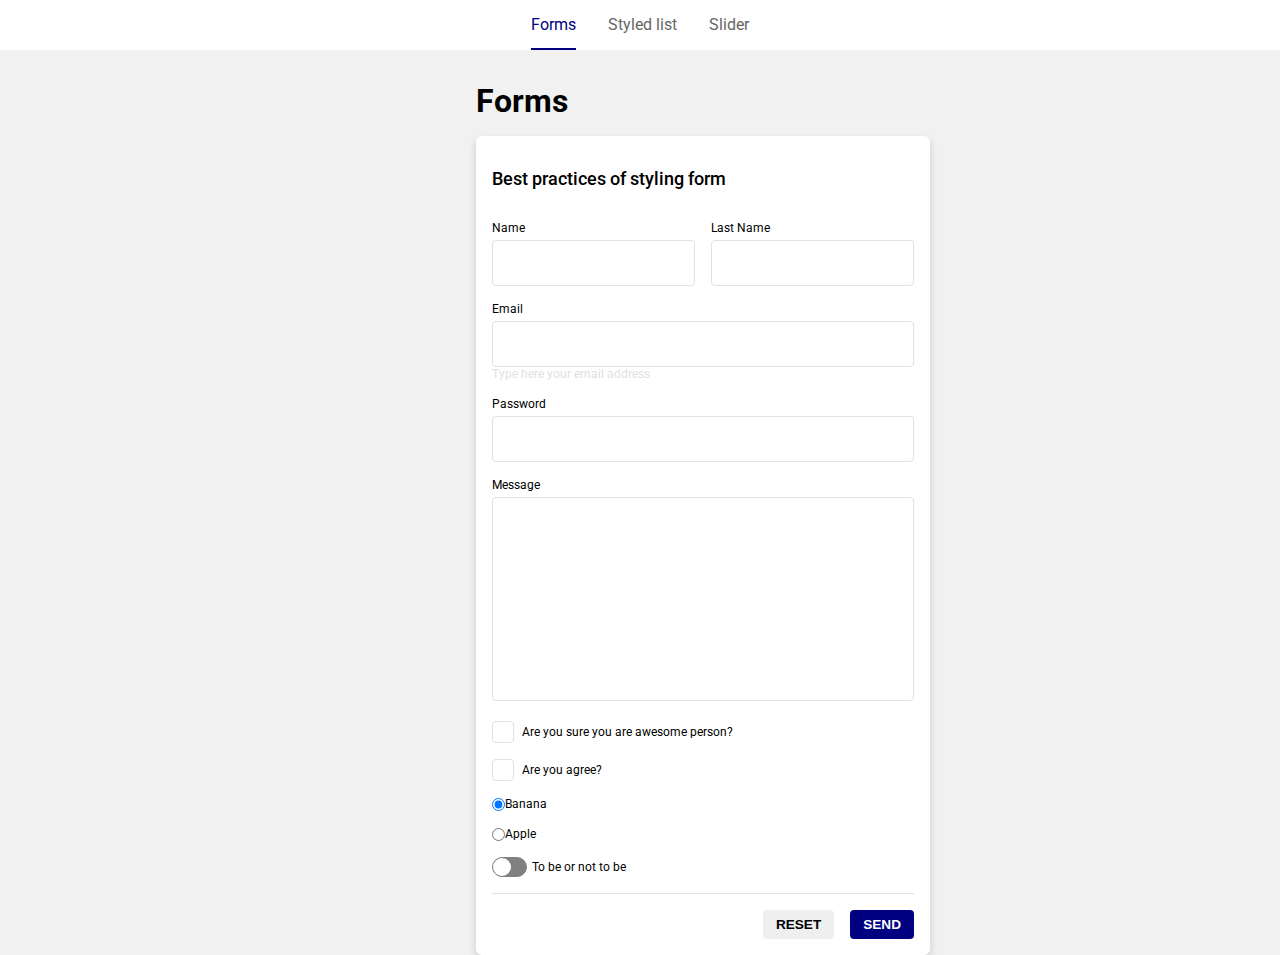
<file: index.html>
<!DOCTYPE html>
<html lang="ru">
<head>
  <meta charset="UTF-8">
  <meta name="viewport" content="width=device-width, initial-scale=1.0">
  <title>IT Shuttle FrontEnd</title>
  <link rel="preconnect" href="https://fonts.gstatic.com">
  <link href="https://fonts.googleapis.com/css2?family=Roboto:wght@100;400;500;600&display=swap" rel="stylesheet">
  <link rel="stylesheet" href="style.css">
</head>
<body>
  <header class="header">
    <nav class="nav">
      <ul class="nav-list">
        <li class="nav-list__item active">Forms</li>
        <li class="nav-list__item"><a href="list.html" class="nav-list__link">Styled list</a></li>
        <li class="nav-list__item"><a href="slider.html" class="nav-list__link">Slider</a></li>
      </ul>
    </nav>
  </header>

  <main class="main">
    <h1 class="page-heading">Forms</h1>
    <div class="row row-3">
      <form class="box" name="primaryForm" id="primaryForm">
        <div class="box__title">Best practices of styling form</div>
        <div class="form-group">
          <div class="form-control">
            <label for="name" class="form-label">Name</label>
            <input type="text" class="form-input" name="name" id="name" required>
          </div>
      
          <div class="form-control">
            <label for="lastName" class="form-label">Last Name</label>
            <input type="text" class="form-input" name="lastName" id="lastName">
          </div>
        </div>
      
        <div class="form-control">
          <label for="email" class="form-label">Email</label>
          <input type="email" class="form-input" id="email" name="email">
          <div class="form-helper-text">
            Type here your email address
          </div>
        </div>
      
        <div class="form-control">
          <label for="password" class="form-label">Password</label>
          <input type="password" class="form-input" id="password" name="password">
        </div>
      
        <div class="form-control">
          <label for="message" class="form-label">Message</label>
          <textarea name="message" id="message" cols="30" rows="10" maxlength="140" class="form-textarea"></textarea>
        </div>
      
        <div class="form-control">
          <label class="form-label form-label-checkbox">
            <input type="checkbox" class="checkbox">
            <span class="checkbox-mask"></span>
            Are you sure you are awesome person?
          </label>
        </div>
      
        <div class="form-control">
          <label class="form-label form-label-checkbox">
            <input type="checkbox" class="checkbox">
            <span class="checkbox-mask"></span>
            Are you agree?
          </label>
        </div>
        <div class="form-control">
          <label class="form-label form-label-checkbox">
            <input type="radio" value="banana" name="fruit" checked>
            Banana
          </label>
        </div>
      
        <div class="form-control">
          <label class="form-label form-label-checkbox">
            <input type="radio" value="apple" name="fruit">
            Apple
          </label>
        </div>

        <div class="form-control">
          <label class="form-label">
            <input type="checkbox" class="switcher__input">
            <span class="switcher"></span>
            To be or not to be
          </label>
        </div>
      
        <div class="form-actions">
          <button class="btn btn-secondary" type="reset">Reset</button>
          <button class="btn btn-primary" type="submit">Send</button>
        </div>
      </form>
    </div>
  </main>
</body>
</html>
</file>
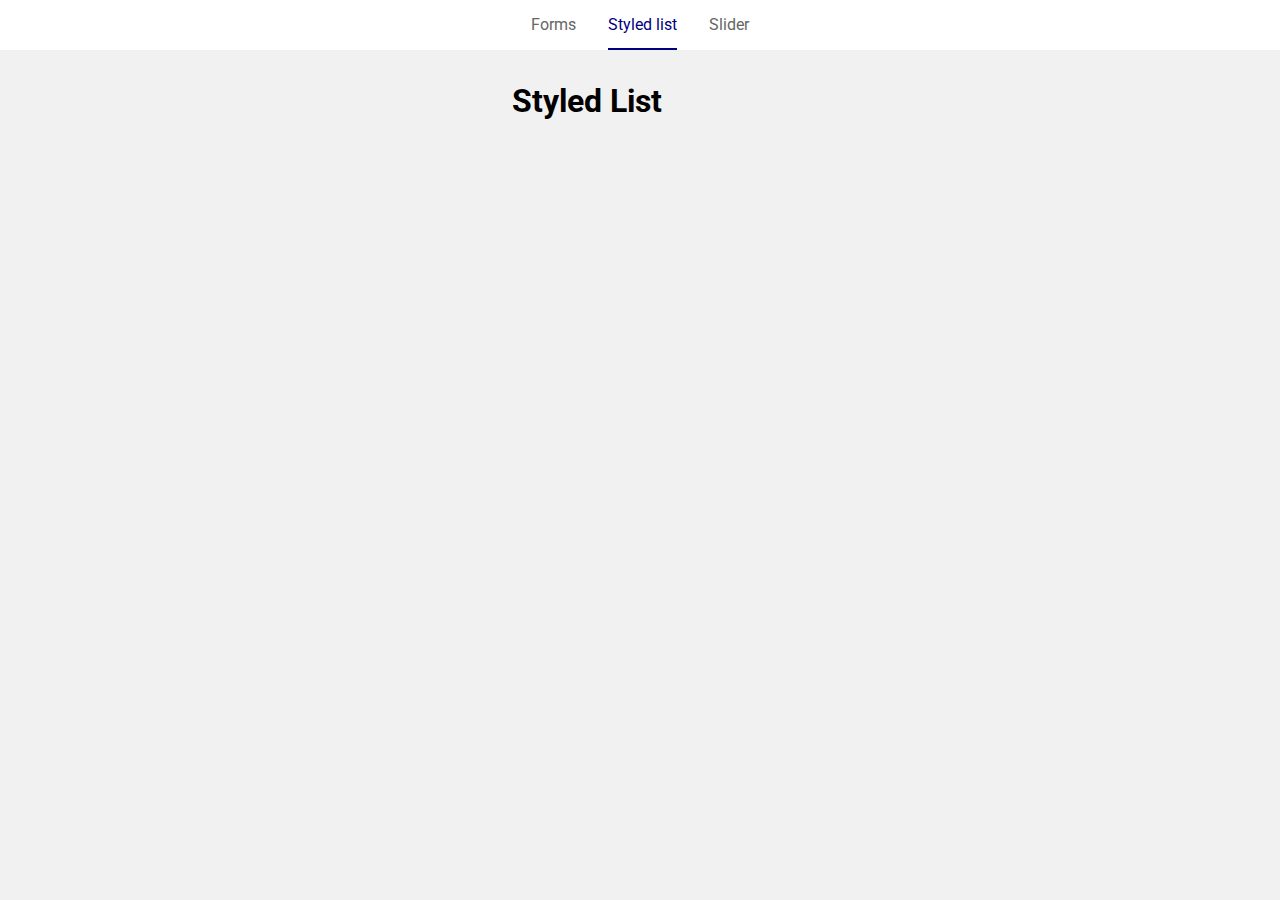
<file: list.html>
<!DOCTYPE html>
<html lang="ru">
<head>
  <meta charset="UTF-8">
  <meta name="viewport" content="width=device-width, initial-scale=1.0">
  <title>IT Shuttle FrontEnd</title>
  <link rel="preconnect" href="https://fonts.gstatic.com">
  <link href="https://fonts.googleapis.com/css2?family=Roboto:wght@100;400;500;600&display=swap" rel="stylesheet">
  <link rel="stylesheet" href="style.css">
</head>
<body>
  <header class="header">
    <nav class="nav">
      <ul class="nav-list">
        <li class="nav-list__item">
          <a href="/" class="nav-list__link">Forms</a>
        </li>
        <li class="nav-list__item active">Styled list</li>
        <li class="nav-list__item"><a href="slider.html" class="nav-list__link">Slider</a></li>
      </ul>
    </nav>
  </header>

  <main class="main">
    <h1 class="page-heading">Styled List</h1>
  </main>
  
</body>
</html>
</file>
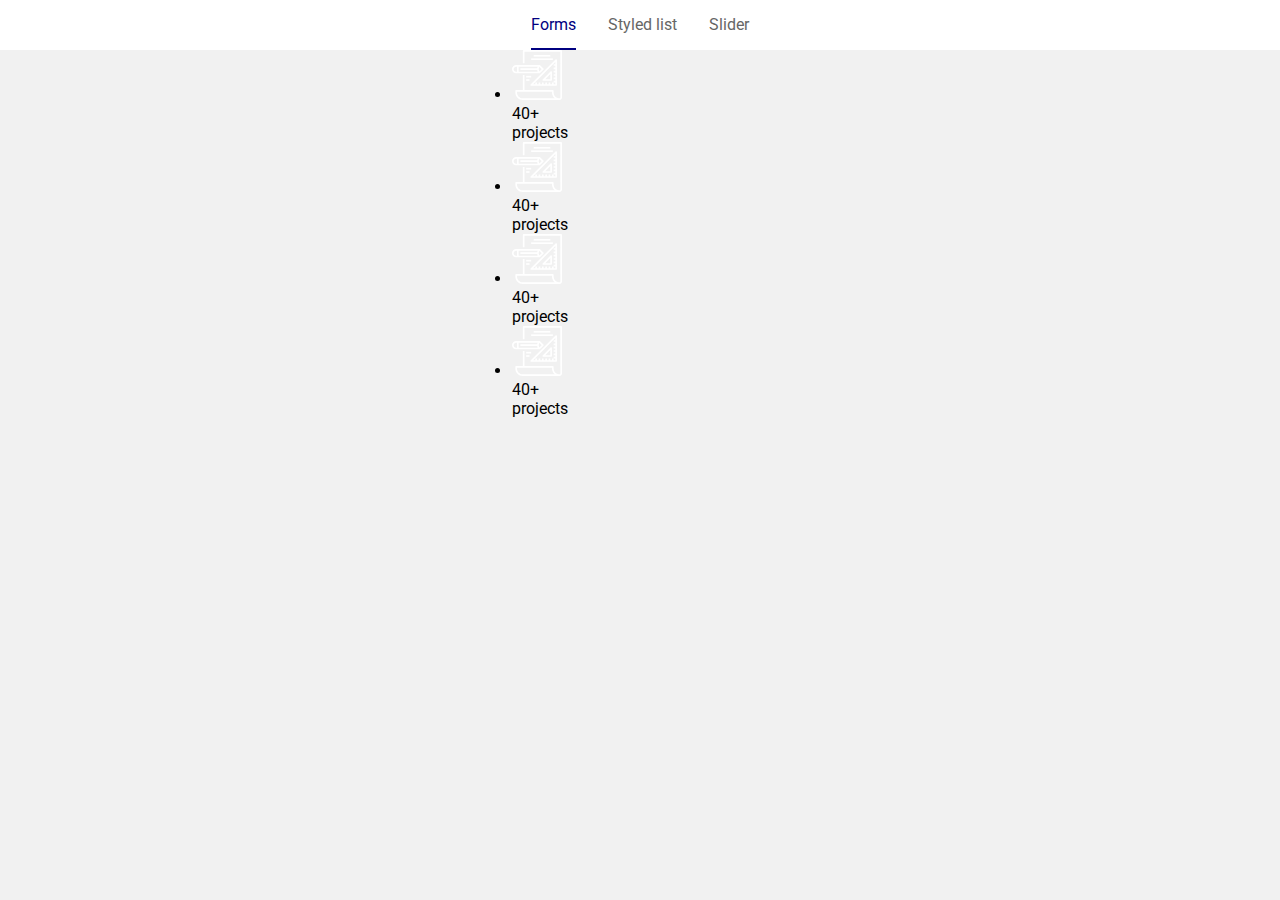
<file: project-list.html>
<!DOCTYPE html>
<html lang="ru">
<head>
  <meta charset="UTF-8">
  <meta name="viewport" content="width=device-width, initial-scale=1.0">
  <title>IT Shuttle FrontEnd</title>
  <link rel="preconnect" href="https://fonts.gstatic.com">
  <link href="https://fonts.googleapis.com/css2?family=Roboto:wght@100;400;500;600&display=swap" rel="stylesheet">
  <link rel="stylesheet" href="style.css">
</head>
<body>
  <header class="header">
    <nav class="nav">
      <ul class="nav-list">
        <li class="nav-list__item active">Forms</li>
        <li class="nav-list__item"><a href="list.html" class="nav-list__link">Styled list</a></li>
        <li class="nav-list__item"><a href="slider.html" class="nav-list__link">Slider</a></li>
      </ul>
    </nav>
  </header>

  <main class="main">
    <section class="section section-blue">
      <ul class="project-list">
        <li class="project-list-item">
          <div class="project-list-icon">
            <img src="./assets/icons/icon-paper.svg" alt="">
          </div>
          <div class="project-list-text">
            40+<br>
            projects
          </div>
        </li>
        <li class="project-list-item">
          <div class="project-list-icon">
            <img src="./assets/icons/icon-paper.svg" alt="">
          </div>
          <div class="project-list-text">
            40+<br>
            projects
          </div>
        </li>
        <li class="project-list-item">
          <div class="project-list-icon">
            <img src="./assets/icons/icon-paper.svg" alt="">
          </div>
          <div class="project-list-text">
            40+<br>
            projects
          </div>
        </li>
        <li class="project-list-item">
          <div class="project-list-icon">
            <img src="./assets/icons/icon-paper.svg" alt="">
          </div>
          <div class="project-list-text">
            40+<br>
            projects
          </div>
        </li>
      </ul>
    </section>
  </main>
</body>
</html>
</file>
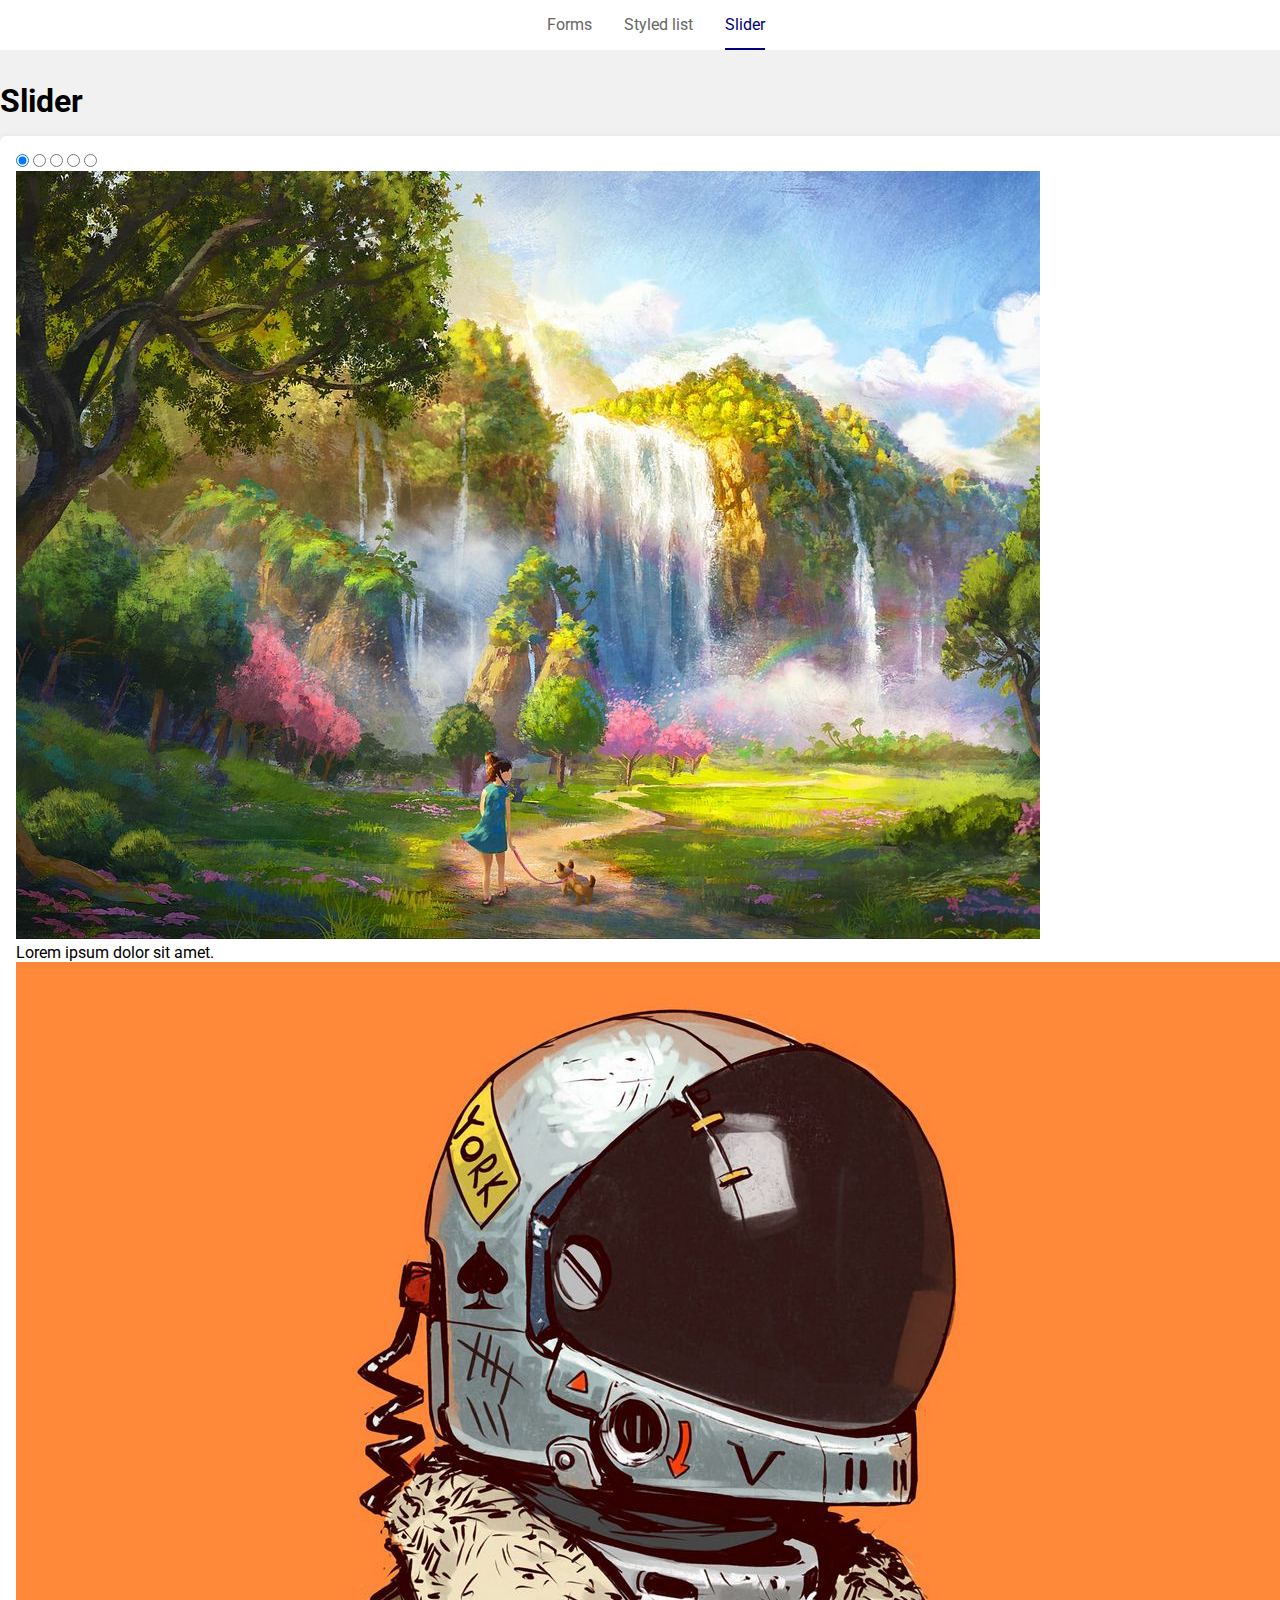
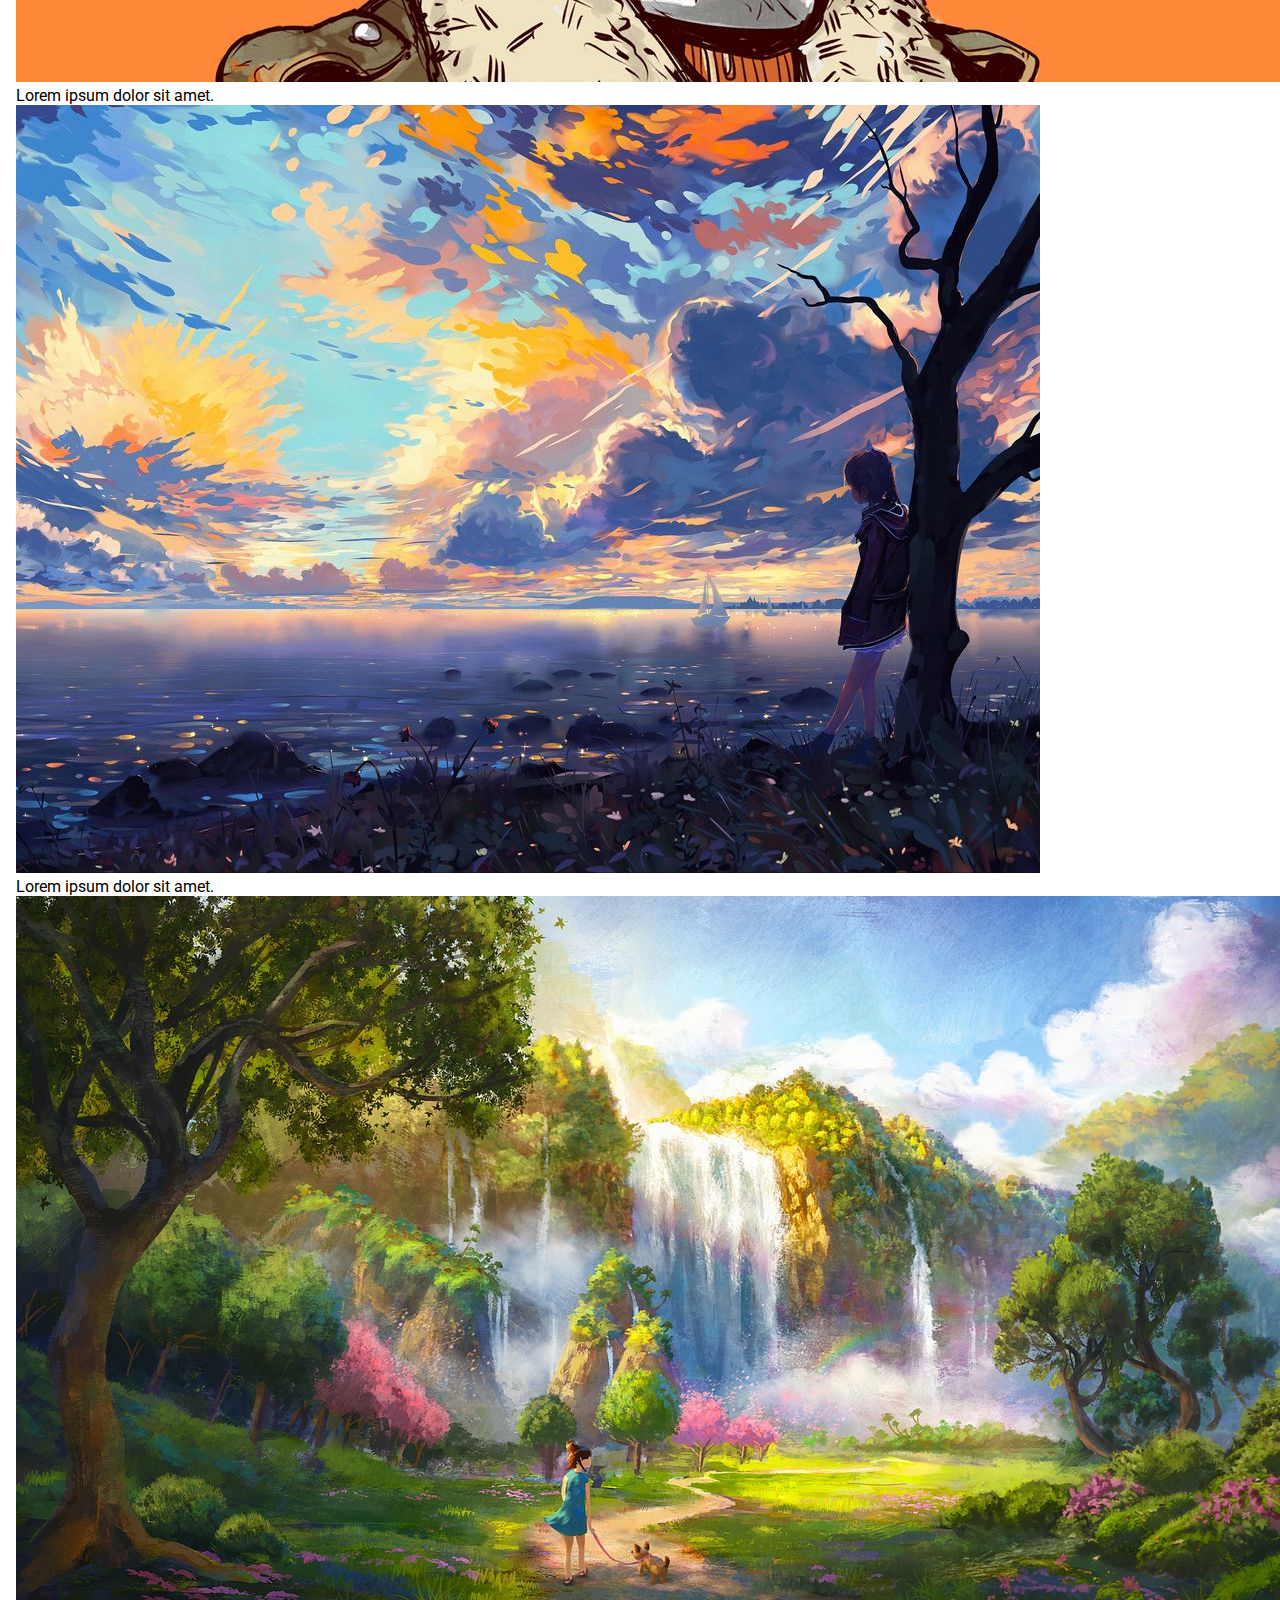
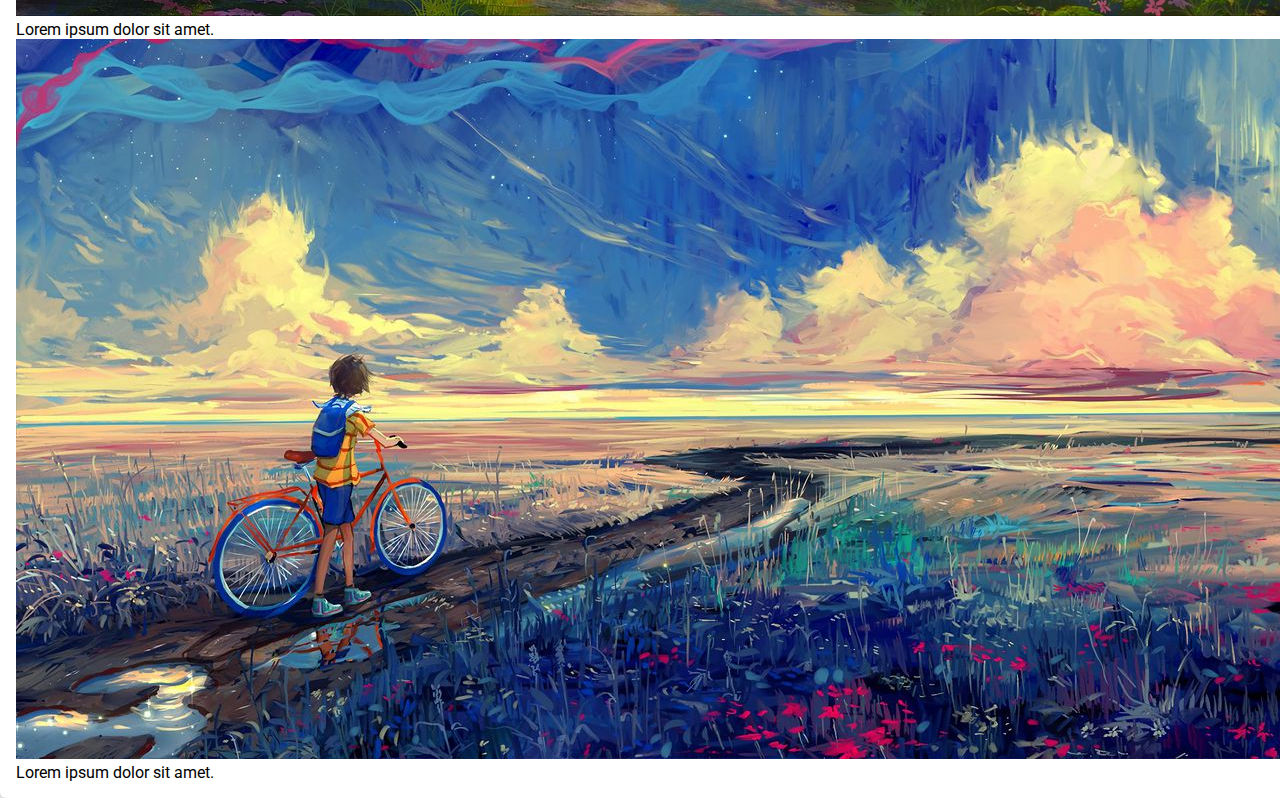
<file: slider.html>
<!DOCTYPE html>
<html lang="ru">
<head>
  <meta charset="UTF-8">
  <meta name="viewport" content="width=device-width, initial-scale=1.0">
  <title>IT Shuttle FrontEnd</title>
  <link rel="preconnect" href="https://fonts.gstatic.com">
  <link href="https://fonts.googleapis.com/css2?family=Roboto:wght@100;400;500;600&display=swap" rel="stylesheet">
  <link rel="stylesheet" href="style.css">
</head>
<body>
  <header class="header">
    <nav class="nav">
      <ul class="nav-list">
        <li class="nav-list__item"><a href="/" class="nav-list__link">Forms</a></li>
        <li class="nav-list__item"><a href="list.html" class="nav-list__link">Styled list</a></li>
        <li class="nav-list__item active">Slider</li>
      </ul>
    </nav>
  </header>

  <main class="main">
    <h1 class="page-heading">Slider</h1>
    <div class="box slider__wrapper">
      <div class="slider">
        <input type="radio" id="slide-1" checked name="slide-nav">
        <input type="radio" id="slide-2" name="slide-nav">
        <input type="radio" id="slide-3" name="slide-nav">
        <input type="radio" id="slide-4" name="slide-nav">
        <input type="radio" id="slide-5" name="slide-nav">
        
        <div class="slider__nav">
          <label for="slide-1" class="slider__nav-item"></label>
          <label for="slide-2" class="slider__nav-item"></label>
          <label for="slide-3" class="slider__nav-item"></label>
          <label for="slide-4" class="slider__nav-item"></label>
          <label for="slide-5" class="slider__nav-item"></label>
        </div>
        
        <div class="slider__container">
          <figure class="slider__slide" id="slide-img-1">
            <img src="./assets/img/slide-1.jpg" alt="" class="slider__image">
            <figcaption>Lorem ipsum dolor sit amet.</figcaption>
          </figure>
          <figure class="slider__slide" id="slide-img-2">
            <img src="./assets/img/slide-2.jpg" alt="" class="slider__image">
            <figcaption>Lorem ipsum dolor sit amet.</figcaption>
          </figure>
          <figure class="slider__slide" id="slide-img-3">
            <img src="./assets/img/slide-3.jpg" alt="" class="slider__image">
            <figcaption>Lorem ipsum dolor sit amet.</figcaption>
          </figure>
          <figure class="slider__slide" id="slide-img-4">
            <img src="./assets/img/slide-4.jpg" alt="" class="slider__image">
            <figcaption>Lorem ipsum dolor sit amet.</figcaption>
          </figure>
          <figure class="slider__slide" id="slide-img-5">
            <img src="./assets/img/slide-5.jpg" alt="" class="slider__image">
            <figcaption>Lorem ipsum dolor sit amet.</figcaption>
          </figure>
        </div>
      </div>
    </div>
  </main>
</body>
</html>
</file>
<file: style.css>
@import "./css/main.css";
@import "./css/header.css";
@import "./css/form.css";
@import "./css/grid.css";
@import "./css/box.css";
@import "./css/switcher.css";
</file>
